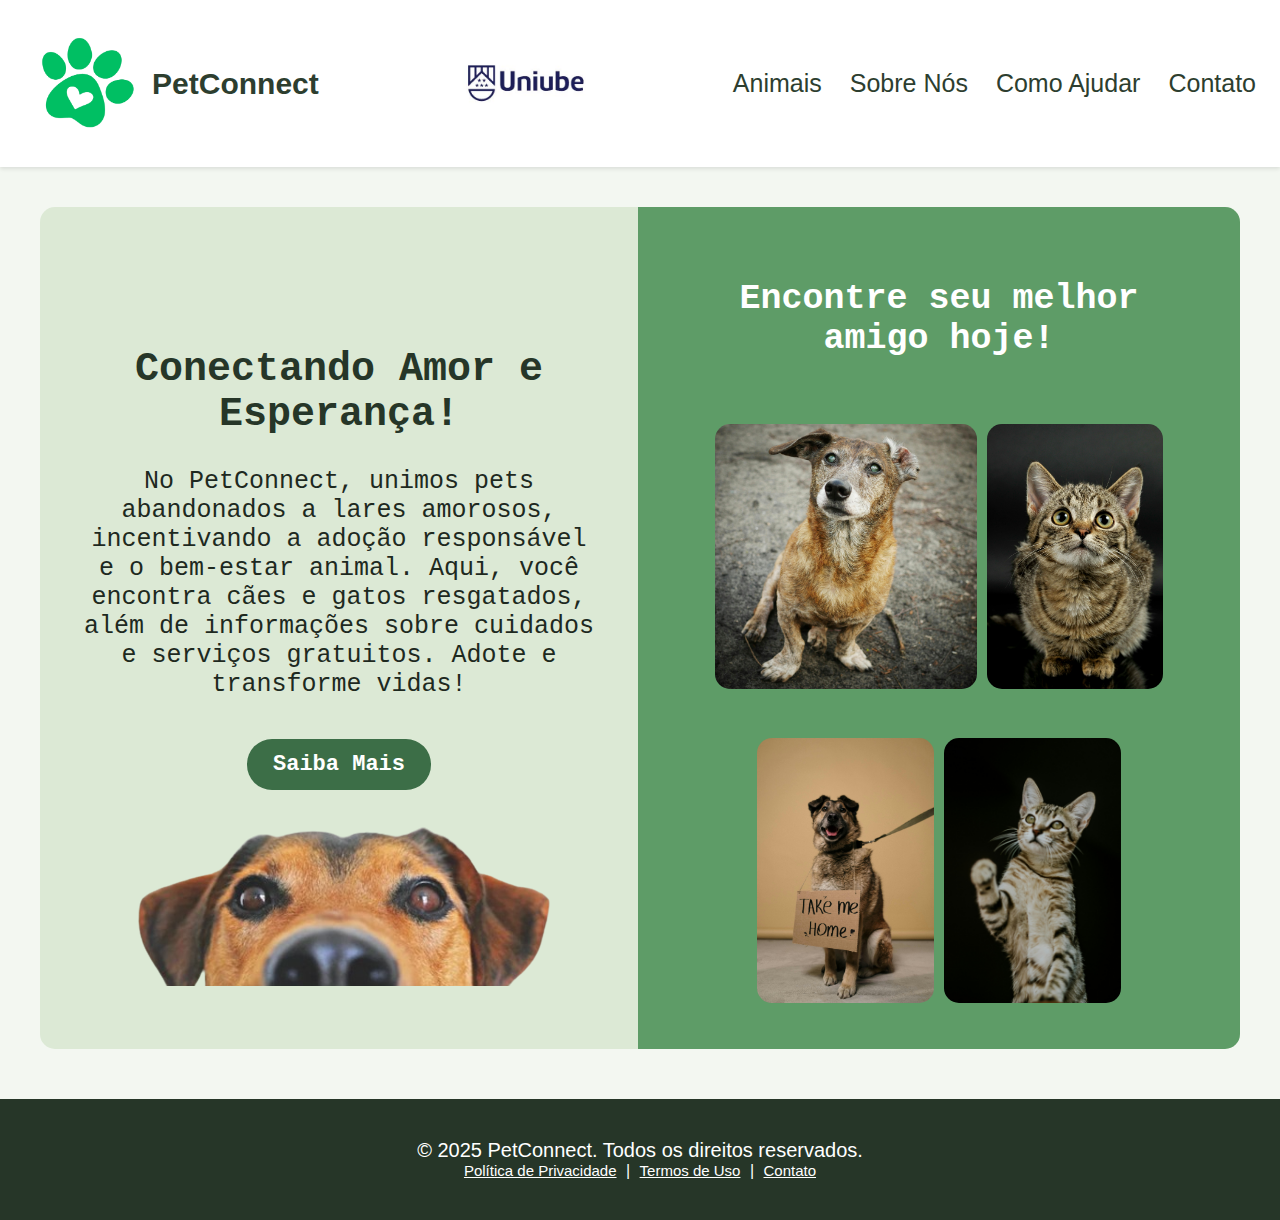
<file: index.html>
<!DOCTYPE html>
<html lang="pt-br">
<head>
    <meta charset="UTF-8">
    <meta name="viewport" content="width=device-width, initial-scale=1.0">
    <title>1214487-2 | JULLIA KAROLINA DE PAULA</title>
    <link rel="stylesheet" href="/style.css">
</head>
<body>
    <!-- Cabeçalho com o nome e a logo do site -->
    <header>
        <div class="logo">
        <a href="/index.html"><img src="/img/logoPatinha.png" alt="logo"></a>
        <span></a>PetConnect</span>
        
    </div>
    <!-- Menu de navegação -->
        <div class="logo-uniube">
                    <a href="https://uniube.br/" target="_blank" rel="noopener noreferrer"><img src="img/uniube-logo.jpg" alt="Logo uniube-logo"></a>
        </div>
        <nav>
            <ul>
                <li><a href="Animais/animais.html">Animais</a></li>
                <li><a href="/SobreNos/sobre.html">Sobre Nós</a></li>
                <li><a href="/ComoAjudar/comoAjudar.html">Como Ajudar</a></li>
                <li><a href="/Contato/contato.html">Contato</a></li>
            </ul>
        </nav>
    </header>
    <!-- Conteúdo Principal -->
    <main>
        <section class="conteudo">
            <!-- Parte da Esquerda -->
            <div class="texto-esquerda">
                <h1>Conectando Amor e Esperança!</h1>
                <p> No PetConnect, unimos pets abandonados a lares amorosos, incentivando a adoção responsável e o bem-estar animal. Aqui, você encontra cães e gatos resgatados, além de informações sobre cuidados e serviços gratuitos. Adote e transforme vidas!
                </p>
                <div class="botao">
                    <a href="Animais/animais.html">Saiba Mais</a>
                </div>
                <!-- Imagem a esquerda -->
                <div class="imgLeft">
                    <img src="img/cao.png" alt="Cão">
                </div>
            </div>
            <!-- Parte da Direita -->
            <div class="texto-direita">
                <h2>Encontre seu melhor amigo hoje!</h2>
                <!-- Imagens a direita -->
                <div class="imgPets">
                    <figure>
                        <img src="/img/pet1.jpg" alt="01">
                        <figcaption></figcaption>
                    </figure>

                    <figure>
                        <img src="/img/pet2.jpg" alt="02">
                        <figcaption></figcaption>
                    </figure>

                    <figure>
                        <img src="/img/pet3.jpg" alt="03">
                        <figcaption></figcaption>
                    </figure>

                    <figure>
                        <img src="/img/pet4.jpg" alt="04">
                        <figcaption></figcaption>
                    </figure>
                </div>
            </div>
        </section>
    </main>
    <footer>
        <div class="rodape">
            <p class="roda1">&copy; 2025 PetConnect. Todos os direitos reservados.</p>
            <p><a href="#">Política de Privacidade</a> |
                <a href="#">Termos de Uso</a> |
                <a href="/Contato/contato.html">Contato</a>
              </p>
        </div>
    </footer>
</body>
</html>
</file>
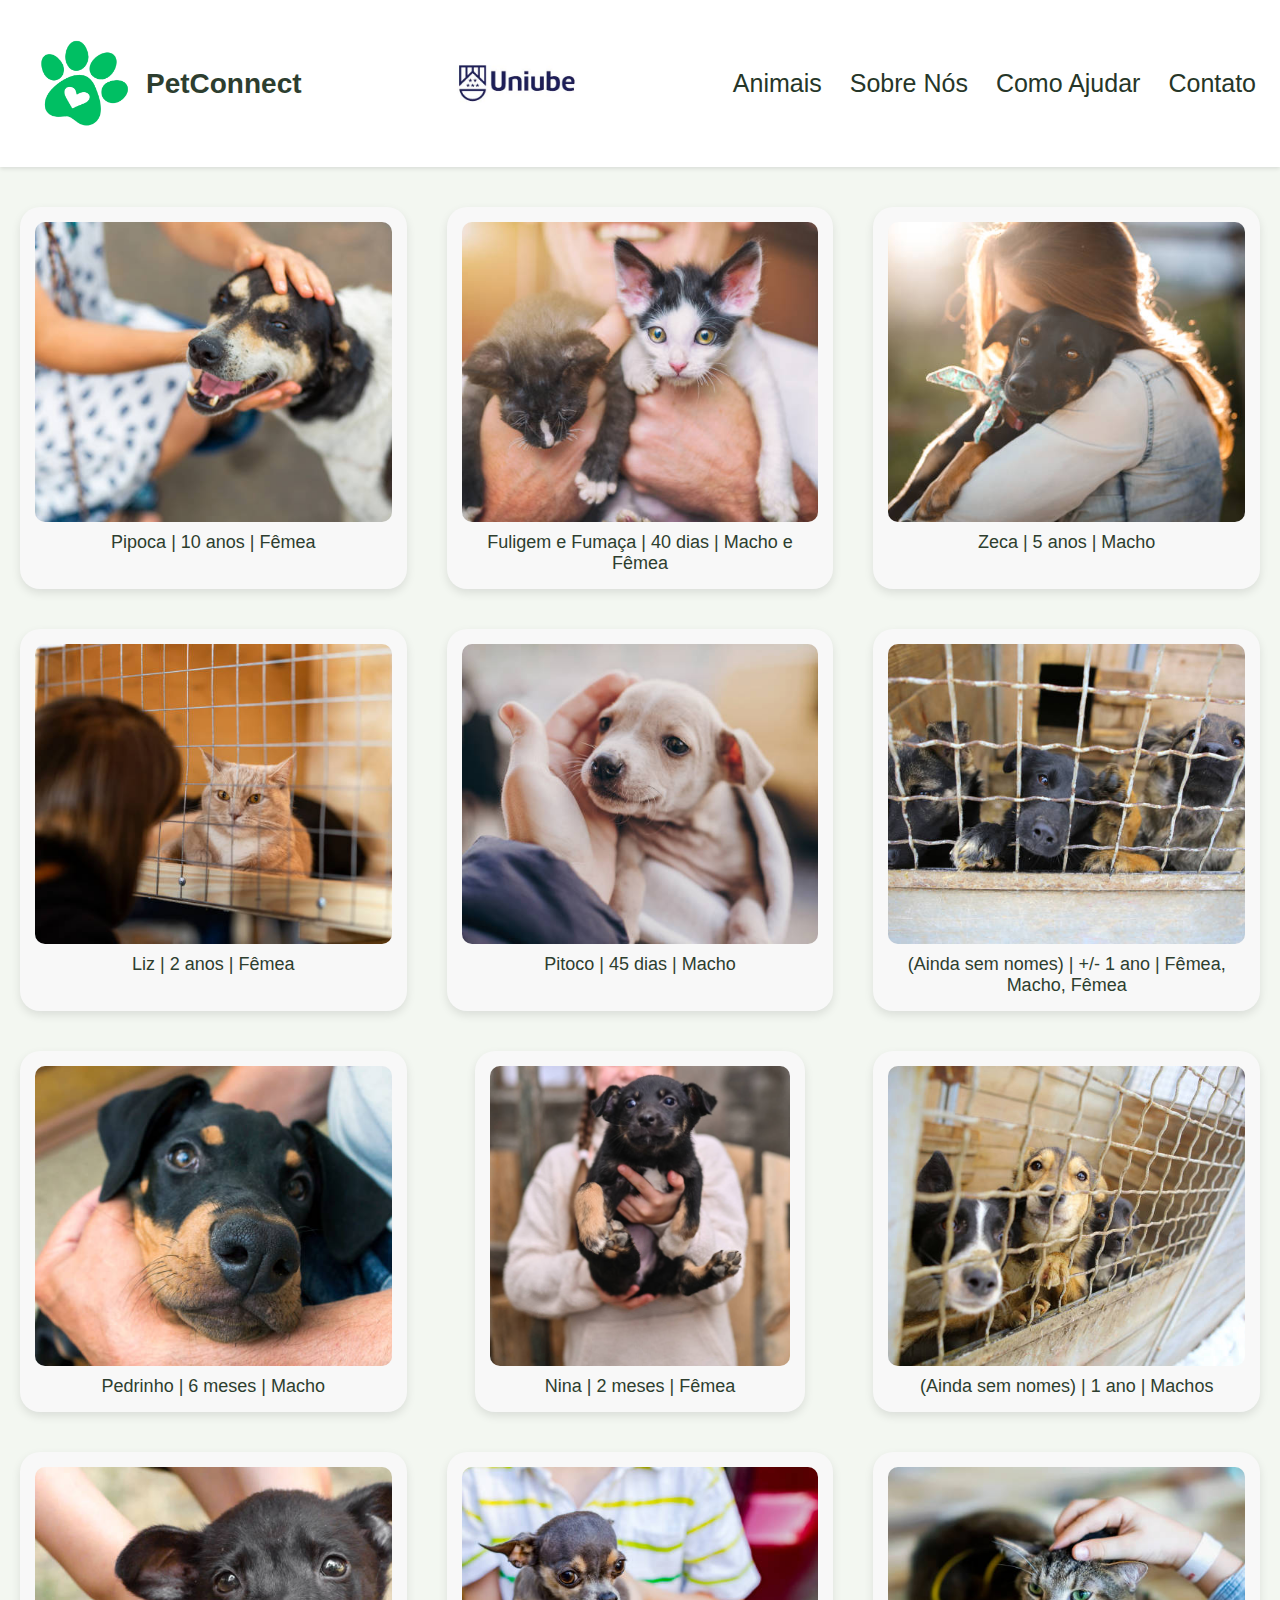
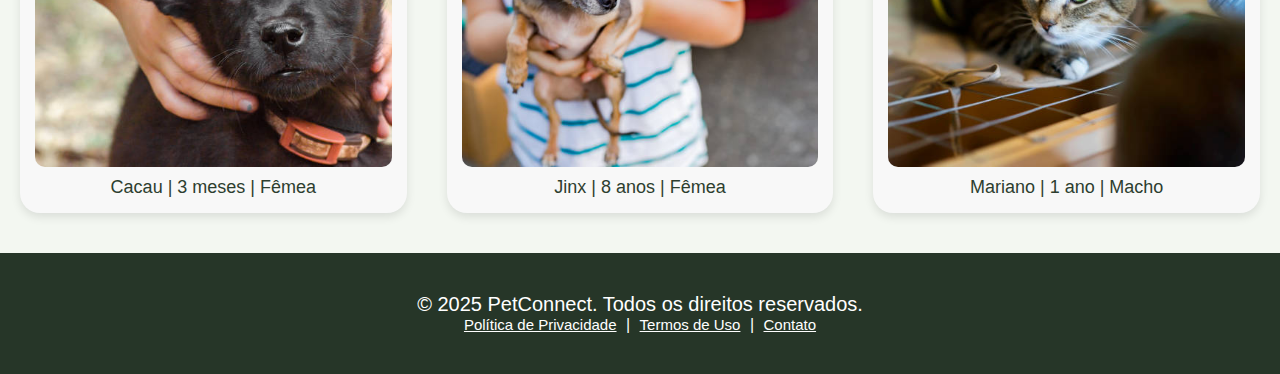
<file: Animais/animais.html>
<!DOCTYPE html>
<html lang="pt-br">
<head>
    <meta charset="UTF-8">
    <meta name="viewport" content="width=device-width, initial-scale=1.0">
    <title>1214487-2 | JULLIA KAROLINA DE PAULA</title>
    <link rel="stylesheet" href="styleAnimais.css">
</head>
<body>
    <!-- Cabeçalho com o nome e a logo do site -->
    <header>
        <div class="logo">
        <a href="/index.html"><img src="/img/logoPatinha.png" alt="logo"></a>
        <span></a>PetConnect</span>
    </div>
    <!-- Menu de navegação -->
        <div class="logo-uniube">
                    <a href="https://uniube.br/" target="_blank" rel="noopener noreferrer"><img src="img/uniube-logo.jpg" alt="Logo uniube-logo"></a>
        </div>
        <nav>
            <ul>
                <li><a href="/Animais/animais.html">Animais</a></li>
                <li><a href="/SobreNos/sobre.html">Sobre Nós</a></li>
                <li><a href="/ComoAjudar/comoAjudar.html">Como Ajudar</a></li>
                <li><a href="/Contato/contato.html">Contato</a></li>
            </ul>
        </nav>
    </header>
    <main>
        <section class="conteudo">
            <!-- galeria de animais -->
            <div class="galeria-animais">
                 <figure>
                    <img src="/Animais/img/Cão-01.jpg" alt="Cão 01">
                    <figcaption>Pipoca | 10 anos | Fêmea</figcaption>
                </figure>

                <figure>
                    <img src="/Animais/img/Gato-01.jpg" alt="Gato 01">
                    <figcaption>Fuligem e Fumaça | 40 dias | Macho e Fêmea</figcaption>
                </figure>

                <figure>
                    <img src="/Animais/img/Cão-02.jpg" alt="Cão 02">
                    <figcaption>Zeca | 5 anos | Macho</figcaption>
                </figure>

                <figure>
                    <img src="/Animais/img/Gato-02.jpg" alt="Gato 02">
                    <figcaption> Liz | 2 anos | Fêmea</figcaption>
                </figure>

                <figure>
                    <img src="/Animais/img/Cão-03.jpg" alt="Cão 03">
                    <figcaption> Pitoco | 45 dias | Macho</figcaption>
                </figure>

                <figure>
                    <img src="/Animais/img/Cão-04.jpg" alt="Cão 04">
                    <figcaption> (Ainda sem nomes) | +/- 1 ano | Fêmea, Macho, Fêmea</figcaption>
                </figure>

                <figure>
                    <img src="/Animais/img/Cão-05.jpg" alt="Cão 05">
                    <figcaption>Pedrinho | 6 meses | Macho</figcaption>
                </figure>

                <figure>
                    <img src="/Animais/img/Cão-06.jpg" alt="Cão 06">
                    <figcaption>Nina | 2 meses | Fêmea</figcaption>
                </figure>

                <figure>
                    <img src="/Animais/img/Cão-07.jpg" alt="Cão 07">
                    <figcaption>(Ainda sem nomes) | 1 ano | Machos</figcaption>
                </figure>

                <figure>
                    <img src="/Animais/img/Cão08.jpg" alt="Cão 08">
                    <figcaption>Cacau | 3 meses | Fêmea</figcaption>
                </figure>

                <figure>
                    <img src="/Animais/img/Cão-09.jpg" alt="Cão 09">
                    <figcaption>Jinx | 8 anos | Fêmea</figcaption>
                </figure>

                <figure>
                    <img src="/Animais/img/Gato-03.jpg" alt="Gato-03">
                    <figcaption>Mariano | 1 ano | Macho</figcaption>
                </figure>

            </div>
        </section>
    </main>
    <footer>
        <div class="rodape">
            <p class="roda1">&copy; 2025 PetConnect. Todos os direitos reservados.</p>
            <p><a href="#">Política de Privacidade</a> |
                <a href="#">Termos de Uso</a> |
                <a href="/Contato/contato.html">Contato</a>
              </p>
        </div>
    </footer>
</file>
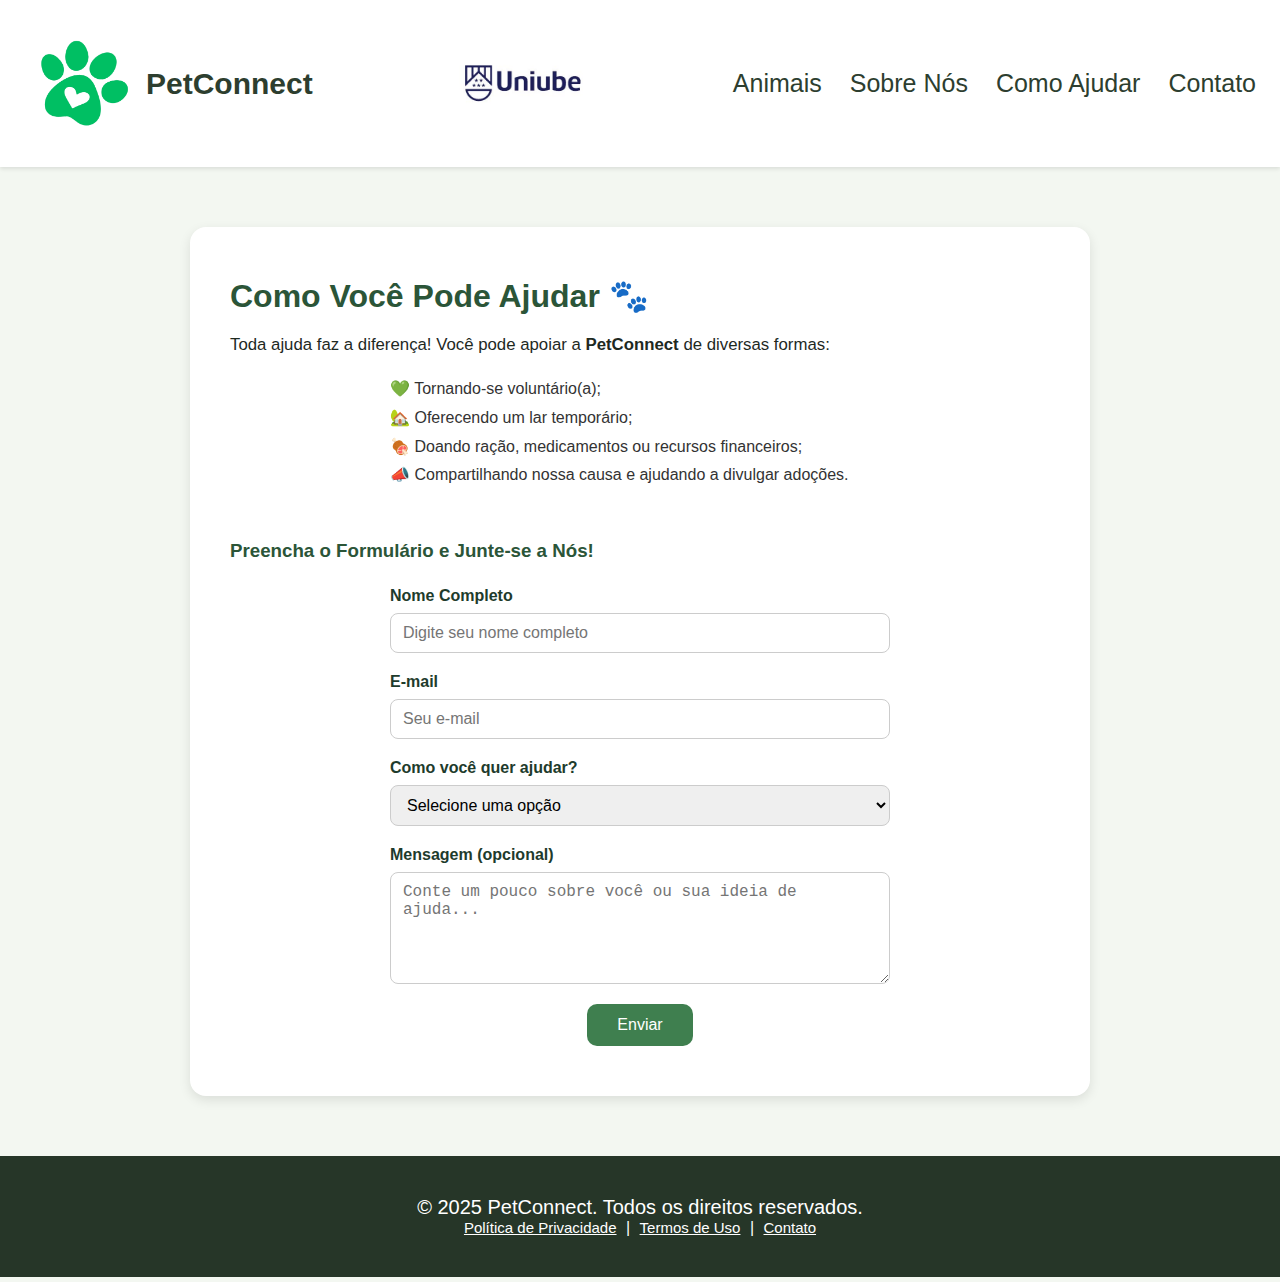
<file: ComoAjudar/comoAjudar.html>
<!DOCTYPE html>
<html lang="pt-br">
<head>
    <meta charset="UTF-8">
    <meta name="viewport" content="width=device-width, initial-scale=1.0">
    <title>1214487-2 | JULLIA KAROLINA DE PAULA</title>
    <link rel="stylesheet" href="/ComoAjudar/comoStyle.css">
</head>
<body>
    <!-- Cabeçalho com o nome e a logo do site -->
    <header>
        <div class="logo">
          <a href="/index.html"><img src="/img/logoPatinha.png" alt="logo"></a>
        <span></a>PetConnect</span>
    </div>
    <!-- Menu de navegação -->
        <div class="logo-uniube">
                    <a href="https://uniube.br/" target="_blank" rel="noopener noreferrer"><img src="img/uniube-logo.jpg" alt="Logo uniube-logo"></a>
        </div>
        <nav>
            <ul>
                <li><a href="/Animais/animais.html">Animais</a></li>
                <li><a href="/SobreNos/sobre.html">Sobre Nós</a></li>
                <li><a href="/ComoAjudar/comoAjudar.html">Como Ajudar</a></li>
                <li><a href="/Contato/contato.html">Contato</a></li>
            </ul>
        </nav>
    </header>
    <main class="container">
    <section class="intro">
      <h2>Como Você Pode Ajudar 🐾</h2>
      <p>
        Toda ajuda faz a diferença! Você pode apoiar a <strong>PetConnect</strong> de diversas formas:
      </p>
      <ul>
        <li>💚 Tornando-se voluntário(a);</li>
        <li>🏡 Oferecendo um lar temporário;</li>
        <li>🍖 Doando ração, medicamentos ou recursos financeiros;</li>
        <li>📣 Compartilhando nossa causa e ajudando a divulgar adoções.</li>
      </ul>
    </section>

    <!-- Formulário -->
    <section class="form-section">
      <h3>Preencha o Formulário e Junte-se a Nós!</h3>
      <form class="help-form" action="#" method="post">
        <div class="form-group">
          <label for="nome">Nome Completo</label>
          <input type="text" id="nome" name="nome" placeholder="Digite seu nome completo" required>
        </div>

        <div class="form-group">
          <label for="email">E-mail</label>
          <input type="email" id="email" name="email" placeholder="Seu e-mail" required>
        </div>

        <div class="form-group">
          <label for="tipo-ajuda">Como você quer ajudar?</label>
          <select id="tipo-ajuda" name="tipo-ajuda" required>
            <option value="">Selecione uma opção</option>
            <option value="voluntario">Quero ser voluntário(a)</option>
            <option value="doacao">Quero fazer uma doação</option>
            <option value="lar-temporario">Oferecer lar temporário</option>
            <option value="divulgacao">Ajudar na divulgação</option>
          </select>
        </div>

        <div class="form-group">
          <label for="mensagem">Mensagem (opcional)</label>
          <textarea id="mensagem" name="mensagem" rows="5" placeholder="Conte um pouco sobre você ou sua ideia de ajuda..."></textarea>
        </div>

        <button type="submit">Enviar</button>
      </form>
    </section>
  </main> 
  <footer>
        <div class="rodape">
            <p class="roda1">&copy; 2025 PetConnect. Todos os direitos reservados.</p>
            <p><a href="#">Política de Privacidade</a> |
                <a href="#">Termos de Uso</a> |
                <a href="/Contato/contato.html">Contato</a>
              </p>
        </div>
    </footer>   
</body>
</file>
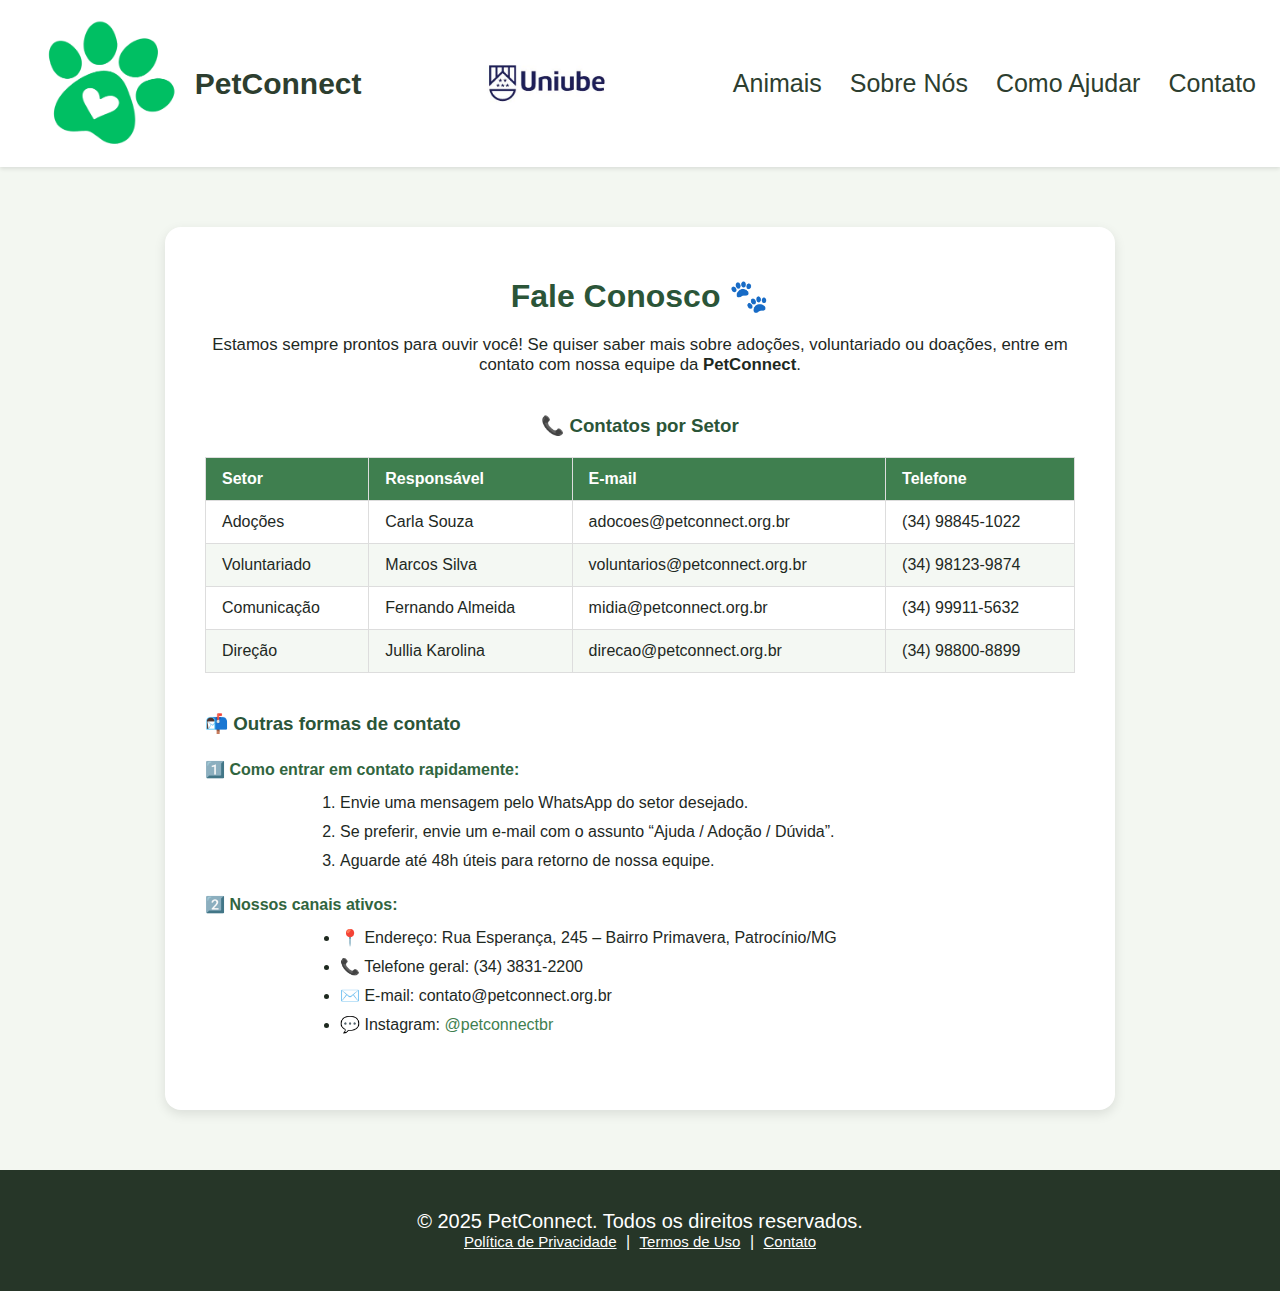
<file: Contato/contato.html>
<!DOCTYPE html>
<html lang="pt-br">
<head>
    <meta charset="UTF-8">
    <meta name="viewport" content="width=device-width, initial-scale=1.0">
    <title>1214487-2 | JULLIA KAROLINA DE PAULA</title>
    <link rel="stylesheet" href="/Contato/contatoStyle.css">
</head>
<body>
    <!-- Cabeçalho com o nome e a logo do site -->
    <header>
        <div class="logo">
            <a href="/index.html"><img src="/img/logoPatinha.png" alt="logo"></a>
        <span></a>PetConnect</span>
    </div>
    <!-- Menu de navegação -->
        <div class="logo-uniube">
                    <a href="https://uniube.br/" target="_blank" rel="noopener noreferrer"><img src="img/uniube-logo.jpg" alt="Logo uniube-logo"></a>
        </div>
        <nav>
            <ul>
                <li><a href="/Animais/animais.html">Animais</a></li>
                <li><a href="/SobreNos/sobre.html">Sobre Nós</a></li>
                <li><a href="/ComoAjudar/comoAjudar.html">Como Ajudar</a></li>
                <li><a href="/Contato/contato.html">Contato</a></li>
            </ul>
        </nav>
    </header>
    <!-- Conteúdo principal -->
    <main class="container">
        <section class="intro">
        <h2>Fale Conosco 🐾</h2>
        <p>
            Estamos sempre prontos para ouvir você! Se quiser saber mais sobre adoções, voluntariado ou doações, entre em contato com nossa equipe da <strong>PetConnect</strong>.
        </p>
        </section>

        <!-- Tabela de contatos -->
        <section class="table-section">
        <h3>📞 Contatos por Setor</h3>
        <table>
            <thead>
            <tr>
                <th>Setor</th>
                <th>Responsável</th>
                <th>E-mail</th>
                <th>Telefone</th>
            </tr>
            </thead>
            <tbody>
            <tr>
                <td>Adoções</td>
                <td>Carla Souza</td>
                <td>adocoes@petconnect.org.br</td>
                <td>(34) 98845-1022</td>
            </tr>
            <tr>
                <td>Voluntariado</td>
                <td>Marcos Silva</td>
                <td>voluntarios@petconnect.org.br</td>
                <td>(34) 98123-9874</td>
            </tr>
            <tr>
                <td>Comunicação</td>
                <td>Fernando Almeida</td>
                <td>midia@petconnect.org.br</td>
                <td>(34) 99911-5632</td>
            </tr>
            <tr>
                <td>Direção</td>
                <td>Jullia Karolina</td>
                <td>direcao@petconnect.org.br</td>
                <td>(34) 98800-8899</td>
            </tr>
            </tbody>
        </table>
        </section>

        <!-- Listas -->
        <section class="lists-section">
        <h3>📬 Outras formas de contato</h3>

        <h4>1️⃣ Como entrar em contato rapidamente:</h4>
        <ol>
            <li>Envie uma mensagem pelo WhatsApp do setor desejado.</li>
            <li>Se preferir, envie um e-mail com o assunto “Ajuda / Adoção / Dúvida”.</li>
            <li>Aguarde até 48h úteis para retorno de nossa equipe.</li>
        </ol>

        <h4>2️⃣ Nossos canais ativos:</h4>
        <ul>
            <li>📍 Endereço: Rua Esperança, 245 – Bairro Primavera, Patrocínio/MG</li>
            <li>📞 Telefone geral: (34) 3831-2200</li>
            <li>✉️ E-mail: contato@petconnect.org.br</li>
            <li>💬 Instagram: <a href="#">@petconnectbr</a></li>
        </ul>
        </section>
    </main>
     
    <footer>
        <div class="rodape">
            <p class="roda1">&copy; 2025 PetConnect. Todos os direitos reservados.</p>
            <p><a href="#">Política de Privacidade</a> |
                <a href="#">Termos de Uso</a> |
                <a href="/Contato/contato.html">Contato</a>
              </p>
        </div>
    </footer>
</body>
</file>
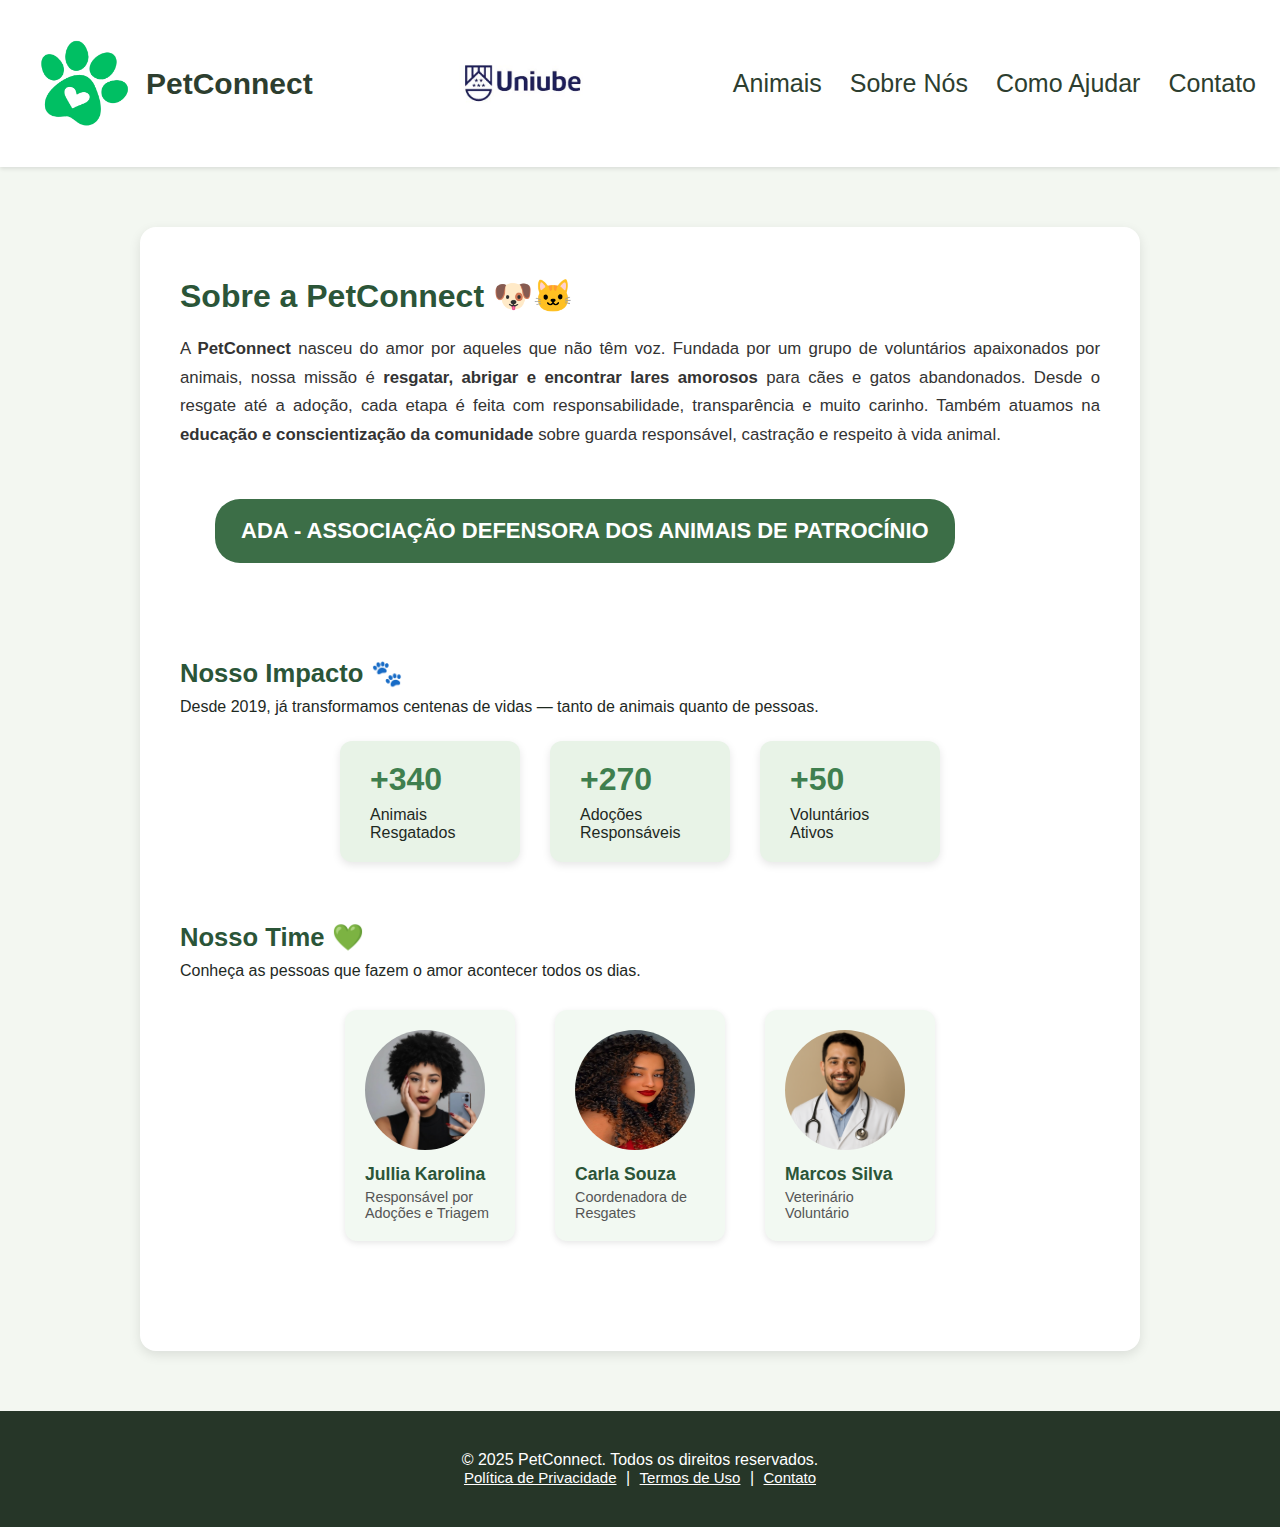
<file: SobreNos/sobre.html>
<!DOCTYPE html>
<html lang="pt-br">
<head>
    <meta charset="UTF-8">
    <meta name="viewport" content="width=device-width, initial-scale=1.0">
    <title>1214487-2 | JULLIA KAROLINA DE PAULA</title>
    <link rel="stylesheet" href="/SobreNos/sobreStyle.css">
</head>
<body>
    <!-- Cabeçalho com o nome e a logo do site -->
    <header>
        <div class="logo">
          <a href="/index.html"><img src="/img/logoPatinha.png" alt="logo"></a>
        <span></a>PetConnect</span>
    </div>
    <!-- Menu de navegação -->
        <div class="logo-uniube">
                    <a href="https://uniube.br/" target="_blank" rel="noopener noreferrer"><img src="img/uniube-logo.jpg" alt="Logo uniube-logo"></a>
        </div>
        <nav>
            <ul>
                <li><a href="/Animais/animais.html">Animais</a></li>
                <li><a href="/SobreNos/sobre.html">Sobre Nós</a></li>
                <li><a href="/ComoAjudar/comoAjudar.html">Como Ajudar</a></li>
                <li><a href="/Contato/contato.html">Contato</a></li>
            </ul>
        </nav>
    </header>
    <!-- Seção principal -->
  <main class="container">
    <section class="intro">
      <h2>Sobre a PetConnect 🐶🐱</h2>
      <p>
        A <strong>PetConnect</strong> nasceu do amor por aqueles que não têm voz. Fundada por um grupo de voluntários apaixonados por animais, nossa missão é <strong>resgatar, abrigar e encontrar lares amorosos</strong> para cães e gatos abandonados.
        Desde o resgate até a adoção, cada etapa é feita com responsabilidade, transparência e muito carinho. Também atuamos na <strong>educação e conscientização da comunidade</strong> sobre guarda responsável, castração e respeito à vida animal.
      </p>
      <div class="botao">
      <p><a href="https://www.adapatrocinio.com.br/" target="_blank" rel="noopener noreferrer"> ADA - ASSOCIAÇÃO DEFENSORA DOS ANIMAIS DE PATROCÍNIO</a></p>
      </div>
    </section>

    <section class="impacto">
      <h3>Nosso Impacto 🐾</h3>
      <p>Desde 2019, já transformamos centenas de vidas — tanto de animais quanto de pessoas.</p>
      <div class="dados">
        <div class="card">
          <h4>+340</h4>
          <p>Animais Resgatados</p>
        </div>
        <div class="card">
          <h4>+270</h4>
          <p>Adoções Responsáveis</p>
        </div>
        <div class="card">
          <h4>+50</h4>
          <p>Voluntários Ativos</p>
        </div>
      </div>
    </section>

    <section class="time">
      <h3>Nosso Time 💚</h3>
      <p>Conheça as pessoas que fazem o amor acontecer todos os dias.</p>
      <div class="membros">
        <div class="membro">
          <img src="/SobreNos/img/jullia.jpg" alt="Jullia Karolina">
          <h4>Jullia Karolina</h4>
          <p>Responsável por Adoções e Triagem</p>
        </div>
        <div class="membro">
          <img src="/SobreNos/img/carla.jpg" alt="Carla Souza">
          <h4>Carla Souza</h4>
          <p>Coordenadora de Resgates</p>
        </div>
        <div class="membro">
          <img src="/SobreNos/img/marcos.png" alt="Marcos Silva">
          <h4>Marcos Silva</h4>
          <p>Veterinário Voluntário</p>
        </div>
      </div>
    </section>
  </main>

  <!-- Rodapé -->
  <footer>
    <p>© 2025 PetConnect. Todos os direitos reservados.</p>
    <div class="links">
      <a href="#">Política de Privacidade</a> |
      <a href="#">Termos de Uso</a> |
      <a href="#">Contato</a>
    </div>
  </footer>
</body>
</html>
</body>
</html>
</file>
<file: style.css>
/* Para todo o código */
* {
    margin: 0;
    padding: 0;
    box-sizing: border-box;
}
body {
    font-family: Arial, Helvetica, sans-serif;
    background-color: #f3f7f1;
    color: #1e291f;
}
/* Cabeçalho e menu de navegação*/
header {
    display: flex;
    justify-content: space-between;
    align-items: center;
    padding: 16px 24px;
    max-width: 2000px;
    margin: 0 auto;
    background-color: #ffffff;
    box-shadow: 0 2px 4px rgba(0,0,0,0.1);
    box-sizing: border-box;
}
/* Logo e Nome do Site*/
.logo {
  display: flex;
  align-items: center;
  gap: 12px;
}

.logo img {
  max-height: 95px;
  width: auto;
  display: block;
}

.logo span {
  font-size: 30px;
  font-weight: 700;
  color: #2d3e2f;
}
/* Menu de Navegação */
.logo-uniube img{
  max-height: 135px;
  width: auto;
  display: block;
}
nav ul {
  list-style: none;
  font-size: 25px;
  display: flex;
  gap: 28px;
  margin: 0;
  padding: 0;
  align-items: center;
}

nav ul li a {
  text-decoration: none;
  color: #2d3e2f;
  font-weight: 500;
}

/* Conteúdo Principal */
main {
    padding: 40px;
}
.conteudo {
    display: flex;
    background-color: #dce9d5;
    border-radius: 15px;
    overflow: hidden;
    margin-bottom: 10px;
    
}
.texto-esquerda { /* Todo conteúdo à esquerda */
    flex: 1;
    padding: 40px;
    place-content: center center;
    text-align: center;
    padding-bottom: 0%;
    font-family:monospace;
}
.texto-esquerda h1 { /* Titulo à esquerda */
    font-size: 40px;
    color: #263628;
    margin-top: 40px;
    margin-bottom: 30px;
}
.texto-esquerda p { /* Texto à esquerda */
    font-size: 25px;
    margin-bottom: 40px;
}
.conteudo .texto-esquerda .botao a {
    display: inline-block;
    background-color: #3c6e47;
    color:white;
    padding: 13px 26px;
    border-radius: 25px;
    text-decoration: none;
    font-weight: bold;
    font-size: 22px;
    margin-bottom: 35px;
}

.conteudo .texto-esquerda .botao:hover {
  transform: scale(1.03);
  box-shadow: 0 2px 0px rgba(0,0,0,0);
}

.conteudo .texto-esquerda img {
    margin-bottom: 0%;
    padding-bottom: 0%;
    margin-top: 0%;
}
.texto-direita {
    flex: 1;
    background-color: #5e9c67;
    color: white;
    padding: 42px;
    text-align: center;
    position: relative;
}
.texto-direita h2 { /* Título a direita */
    font-size: 35px;
    margin-top: 30px;
    margin-bottom: 30px;
    font-family:monospace;
}
.imgPets {
    display: flex;
    justify-content: center;
    align-items: flex-end;
    gap: 10px;
    flex-wrap: wrap;
}
.imgPets img {
    margin-top: 35px;
    height: 265px;
    object-fit: contain;
    border-radius: 15px;
}
/* Efeito hover */
.imgPets figure:hover {
  transform: scale(1.03);
  box-shadow: 0 2px 4px rgba(0,0,0,0);
}

/* Responsividade */
@media (max-width: 768px) {
  .imgPets {
    grid-template-columns: 1fr; /* apenas 1 por linha */
  }

  .imgPets img {
    height: 250px;
  }
}
ul li a:hover {
  text-decoration: underline;
}
footer {
    background-color: #263628;
    color: #ffffff;
    padding: 40px;
    text-align: center;
  }
  
  .footer-container {
    max-width: 1200px;
    margin: 0 auto;
  }

  .roda1 {
    font-size: 20px;
  }
  
footer a {
    color: #ffffff;
    text-decoration: underline;
    margin: 0 5px;
    font-size: 15px;
}
</file>
<file: Animais/styleAnimais.css>
/* Para todo o código */
* {
    margin: 0;
    padding: 0;
    box-sizing: border-box;
}
body {
    font-family: Arial, Helvetica, sans-serif;
    background-color: #f3f7f1;
    color: #1e291f;
}
/* Cabeçalho e menu de navegação*/
header {
    display: flex;
    justify-content: space-between;
    align-items: center;
    padding: 16px 24px;
    max-width: 2000px;
    margin: 0 auto;
    background-color: #ffffff;
    box-shadow: 0 2px 4px rgba(0,0,0,0.1);
}
/* Logo e Nome do Site*/
.logo {
    display: flex;
    align-items: center;
    gap: 12px;
}
.logo img{
    max-height: 90px;
    width: auto;
    display: block;
}
.logo span{
    font-size: 28px;
    font-weight: 700;
    color: #2d3e2f;
}
/* Menu de Navegação */
.logo-uniube img{
  max-height: 135px;
  width: auto;
  display: block;
}
nav ul {
  list-style: none;
  font-size: 25px;
  display: flex;
  gap: 28px;
  margin: 0;
  padding: 0;
  align-items: center;
}
nav ul li a {
    text-decoration: none;
    color: #263628;
    font-weight: 500;
}
/* Conteúdo principal */
/* Seção principal */
.conteudo {
  max-width: 1400px;
  margin: 0 auto;
  padding: 40px 20px;
}

/* Galeria */
.galeria-animais {
  display: grid;
  grid-template-columns: repeat(3, 1fr); /* 3 por linha */
  gap: 40px; /* espaço entre os blocos */
  justify-items: center; /* centraliza as figuras */
}

/* Cada figura (imagem + legenda) */
.galeria-animais figure {
  display: flex;
  flex-direction: column;
  align-items: center;
  text-align: center;
  background-color: #f8f8f8;
  border-radius: 20px;
  padding: 15px;
  box-shadow: 0 4px 10px rgba(0,0,0,0.1);
  transition: transform 0.3s ease, box-shadow 0.3s ease;
}

/* Imagem */
.galeria-animais img {
  width: 100%;
  max-width: 400px;
  height: 300px;
  object-fit: cover;
  border-radius: 10px;
}

/* Legenda */
.galeria-animais figcaption {
  margin-top: 10px;
  font-size: 18px;
  color: #2d3e2f;
  font-weight: 500;
}

/* Efeito hover */
.galeria-animais figure:hover {
  transform: scale(1.03);
  box-shadow: 0 6px 15px rgba(0,0,0,0.2);
}

/* Responsividade */
@media (max-width: 768px) {
  .galeria-animais {
    grid-template-columns: 1fr; /* apenas 1 por linha */
  }

  .galeria-animais img {
    height: 250px;
  }
}
footer {
    background-color: #263628;
    color: #ffffff;
    padding: 40px;
    text-align: center;
  }
  
  .footer-container {
    max-width: 1200px;
    margin: 0 auto;
  }

  .roda1 {
    font-size: 20px;
  }

ul li a:hover {
  text-decoration: underline;
}
  
footer a {
    color: #ffffff;
    text-decoration: underline;
    margin: 0 5px;
    font-size: 15px;
}
</file>
<file: ComoAjudar/comoStyle.css>
/* Para todo o código */
* {
    margin: 0;
    padding: 0;
    box-sizing: border-box;
}
body {
    font-family: Arial, Helvetica, sans-serif;
    background-color: #f3f7f1;
    color: #1e291f;
}
/* Cabeçalho e menu de navegação*/
header {
    display: flex;
    justify-content: space-between;
    align-items: center;
    padding: 16px 24px;
    max-width: 2000px;
    margin: 0 auto;
    background-color: #ffffff;
    box-shadow: 0 2px 4px rgba(0,0,0,0.1);
    box-sizing: border-box;
}
/* Logo e Nome do Site*/
.logo {
  display: flex;
  align-items: center;
  gap: 12px;
}

.logo img {
  max-height: 90px;
  width: auto;
  display: block;
}

.logo span {
  font-size: 30px;
  font-weight: 700;
  color: #2d3e2f;
}
/* Menu de Navegação */
.logo-uniube img{
  max-height: 135px;
  width: auto;
  display: block;
}
nav ul {
  list-style: none;
  font-size: 25px;
  display: flex;
  gap: 28px;
  margin: 0;
  padding: 0;
  align-items: center;
}

nav ul li a {
  text-decoration: none;
  color: #2d3e2f;
  font-weight: 500;
}

/* ---------- Conteúdo principal ---------- */
.container {
  max-width: 900px;
  margin: 60px auto;
  background: #ffffff;
  border-radius: 16px;
  padding: 50px 40px;
  box-shadow: 0 4px 12px rgba(0, 0, 0, 0.1);
}

/* Introdução */
.intro h2 {
  font-size: 2rem;
  color: #2b5538;
  margin-bottom: 20px;
}

.intro p {
  font-size: 1.05rem;
  margin-bottom: 20px;
}

.intro ul {
  list-style: none;
  text-align: left;
  margin: 0 auto;
  max-width: 500px;
  line-height: 1.8;
  color: #333;
}

/* ---------- Formulário ---------- */
.form-section {
  margin-top: 50px;
}

.form-section h3 {
  color: #2b5538;
  margin-bottom: 25px;
}

.help-form {
  display: flex;
  flex-direction: column;
  gap: 20px;
  align-items: center;
}

.form-group {
  display: flex;
  flex-direction: column;
  width: 100%;
  max-width: 500px;
  text-align: left;
}

label {
  font-weight: 600;
  margin-bottom: 8px;
  color: #1e3b2c;
}

input,
select,
textarea {
  padding: 10px 12px;
  border: 1px solid #ccc;
  border-radius: 8px;
  font-size: 1rem;
  outline: none;
  transition: 0.3s;
}

input:focus,
select:focus,
textarea:focus {
  border-color: #3f7f4f;
  box-shadow: 0 0 4px rgba(63, 127, 79, 0.4);
}

button {
  background-color: #3f7f4f;
  color: #fff;
  padding: 12px 30px;
  border: none;
  border-radius: 10px;
  font-size: 1rem;
  cursor: pointer;
  transition: 0.3s;
}

button:hover {
  background-color: #31653e;
}
footer {
    background-color: #263628;
    color: #ffffff;
    padding: 40px;
    text-align: center;
  }
  
  .footer-container {
    max-width: 1200px;
    margin: 0 auto;
  }

  .roda1 {
    font-size: 20px;
  }

ul li a:hover {
  text-decoration: underline;
}

footer a {
    color: #ffffff;
    text-decoration: underline;
    margin: 0 5px;
    font-size: 15px;
}
</file>
<file: Contato/contatoStyle.css>
/* Para todo o código */
* {
    margin: 0;
    padding: 0;
    box-sizing: border-box;
}
body {
    font-family: Arial, Helvetica, sans-serif;
    background-color: #f3f7f1;
    color: #1e291f;
}
/* Cabeçalho e menu de navegação*/
header {
    display: flex;
    justify-content: space-between;
    align-items: center;
    padding: 16px 24px;
    max-width: 2000px;
    margin: 0 auto;
    background-color: #ffffff;
    box-shadow: 0 2px 4px rgba(0,0,0,0.1);
    box-sizing: border-box;
}
/* Logo e Nome do Site*/
.logo {
  display: flex;
  align-items: center;
  gap: 12px;
}

.logo img {
  max-height: 130px;
  width: auto;
  display: block;
}

.logo span {
  font-size: 30px;
  font-weight: 700;
  color: #2d3e2f;
}
/* Menu de Navegação */
.logo-uniube img{
  max-height: 135px;
  width: auto;
  display: block;
}
nav ul {
  list-style: none;
  font-size: 25px;
  display: flex;
  gap: 28px;
  margin: 0;
  padding: 0;
  align-items: center;
}

nav ul li a {
  text-decoration: none;
  color: #2d3e2f;
  font-weight: 500;
}

/* ---------- Conteúdo principal ---------- */
.container {
  max-width: 950px;
  margin: 60px auto;
  background: #ffffff;
  border-radius: 16px;
  padding: 50px 40px;
  box-shadow: 0 4px 12px rgba(0, 0, 0, 0.1);
}

.intro h2 {
  font-size: 2rem;
  color: #2b5538;
  margin-bottom: 20px;
  text-align: center;
}

.intro p {
  font-size: 1.05rem;
  text-align: center;
  margin-bottom: 40px;
}

/* ---------- Tabela ---------- */
.table-section h3 {
  color: #2b5538;
  margin-bottom: 20px;
  text-align: center;
}

table {
  width: 100%;
  border-collapse: collapse;
  margin-bottom: 40px;
}

th, td {
  padding: 12px 16px;
  border: 1px solid #ddd;
  text-align: left;
}

th {
  background-color: #3f7f4f;
  color: #fff;
}

tr:nth-child(even) {
  background-color: #f4f8f3;
}

tr:hover {
  background-color: #e9f4eb;
}

/* ---------- Listas ---------- */
.lists-section h3 {
  color: #2b5538;
  margin-bottom: 25px;
}

.lists-section h4 {
  color: #31653e;
  margin-top: 20px;
  margin-bottom: 10px;
}

.lists-section ol {
  text-align: left;
  margin: 0 auto 20px auto;
  max-width: 600px;
  line-height: 1.8;
}
.lists-section ul {
  text-align: left;
  margin: 0 auto 20px auto;
  max-width: 600px;
  line-height: 1.8;
}

ul li a {
  color: #3f7f4f;
  text-decoration: none;
}


ul li a:hover {
  text-decoration: underline;
}
footer {
    background-color: #263628;
    color: #ffffff;
    padding: 40px;
    text-align: center;
  }
  
  .footer-container {
    max-width: 1200px;
    margin: 0 auto;
  }

  .roda1 {
    font-size: 20px;
  }
  
footer a {
    color: #ffffff;
    text-decoration: underline;
    margin: 0 5px;
    font-size: 15px;
}
</file>
<file: SobreNos/sobreStyle.css>
/* Para todo o código */
* {
    margin: 0;
    padding: 0;
    box-sizing: border-box;
}
body {
    font-family: Arial, Helvetica, sans-serif;
    background-color: #f3f7f1;
    color: #1e291f;
}
/* Cabeçalho e menu de navegação*/
header {
    display: flex;
    justify-content: space-between;
    align-items: center;
    padding: 16px 24px;
    max-width: 2000px;
    margin: 0 auto;
    background-color: #ffffff;
    box-shadow: 0 2px 4px rgba(0,0,0,0.1);
    box-sizing: border-box;
}
/* Logo e Nome do Site*/
.logo {
  display: flex;
  align-items: center;
  gap: 12px;
}

.logo img {
  max-height: 90px;
  width: auto;
  display: block;
}

.logo span {
  font-size: 30px;
  font-weight: 700;
  color: #2d3e2f;
}
/* Menu de Navegação */
.logo-uniube img{
  max-height: 135px;
  width: auto;
  display: block;
}
nav ul {
  list-style: none;
  font-size: 25px;
  display: flex;
  gap: 28px;
  margin: 0;
  padding: 0;
  align-items: center;
}

nav ul li a {
  text-decoration: none;
  color: #2d3e2f;
  font-weight: 500;
}

.container {
  max-width: 1000px;
  margin: 60px auto;
  background: #ffffff;
  border-radius: 16px;
  padding: 50px 40px;
  box-shadow: 0 4px 12px rgba(0, 0, 0, 0.1);
}

/* Seções */
section {
  margin-bottom: 60px;
}

.intro h2 {
  font-size: 2rem;
  color: #2b5538;
  margin-bottom: 20px;
}

.intro p {
  line-height: 1.7;
  font-size: 1.05rem;
  margin-bottom: 15px;
  color: #333;
  text-align: justify;
}
.intro .botao a{
    display: inline-block;
    background-color: #3c6e47;
    color:white;
    padding: 13px 26px;
    border-radius: 25px;
    text-decoration: none;
    font-weight: bold;
    font-size: 22px;
    margin: 35px;
    align-items: center;
    justify-items: center;

}

/* ---------- Impacto ---------- */
.impacto h3 {
  color: #2b5538;
  margin-bottom: 10px;
  font-size: 1.6rem;
}

.dados {
  display: flex;
  justify-content: center;
  gap: 30px;
  margin-top: 25px;
  flex-wrap: wrap;
}

.card {
  background-color: #e8f3e7;
  border-radius: 12px;
  padding: 20px 30px;
  width: 180px;
  box-shadow: 0 3px 8px rgba(0, 0, 0, 0.1);
}

.card h4 {
  font-size: 2rem;
  color: #3f7f4f;
  margin-bottom: 8px;
}

/* ---------- Time ---------- */
.time h3 {
  color: #2b5538;
  margin-bottom: 10px;
  font-size: 1.6rem;
}

.membros {
  display: flex;
  justify-content: center;
  gap: 40px;
  flex-wrap: wrap;
  margin-top: 30px;
}

.membro {
  background-color: #f2f9f2;
  border-radius: 12px;
  padding: 20px;
  width: 170px;
  box-shadow: 0 2px 6px rgba(0, 0, 0, 0.1);
}

.membro img {
  width: 120px;
  height: 120px;
  border-radius: 50%;
  margin-bottom: 10px;
}

.membro h4 {
  font-size: 1.1rem;
  color: #2b5538;
  margin-bottom: 4px;
}

.membro p {
  font-size: 0.9rem;
  color: #555;
}

ul li a:hover {
  text-decoration: underline;
}

footer {
    background-color: #263628;
    color: #ffffff;
    padding: 40px;
    text-align: center;
  }
  
  .footer-container {
    max-width: 1200px;
    margin: 0 auto;
  }

  .roda1 {
    font-size: 20px;
  }
  
footer a {
    color: #ffffff;
    text-decoration: underline;
    margin: 0 5px;
    font-size: 15px;
}
</file>
